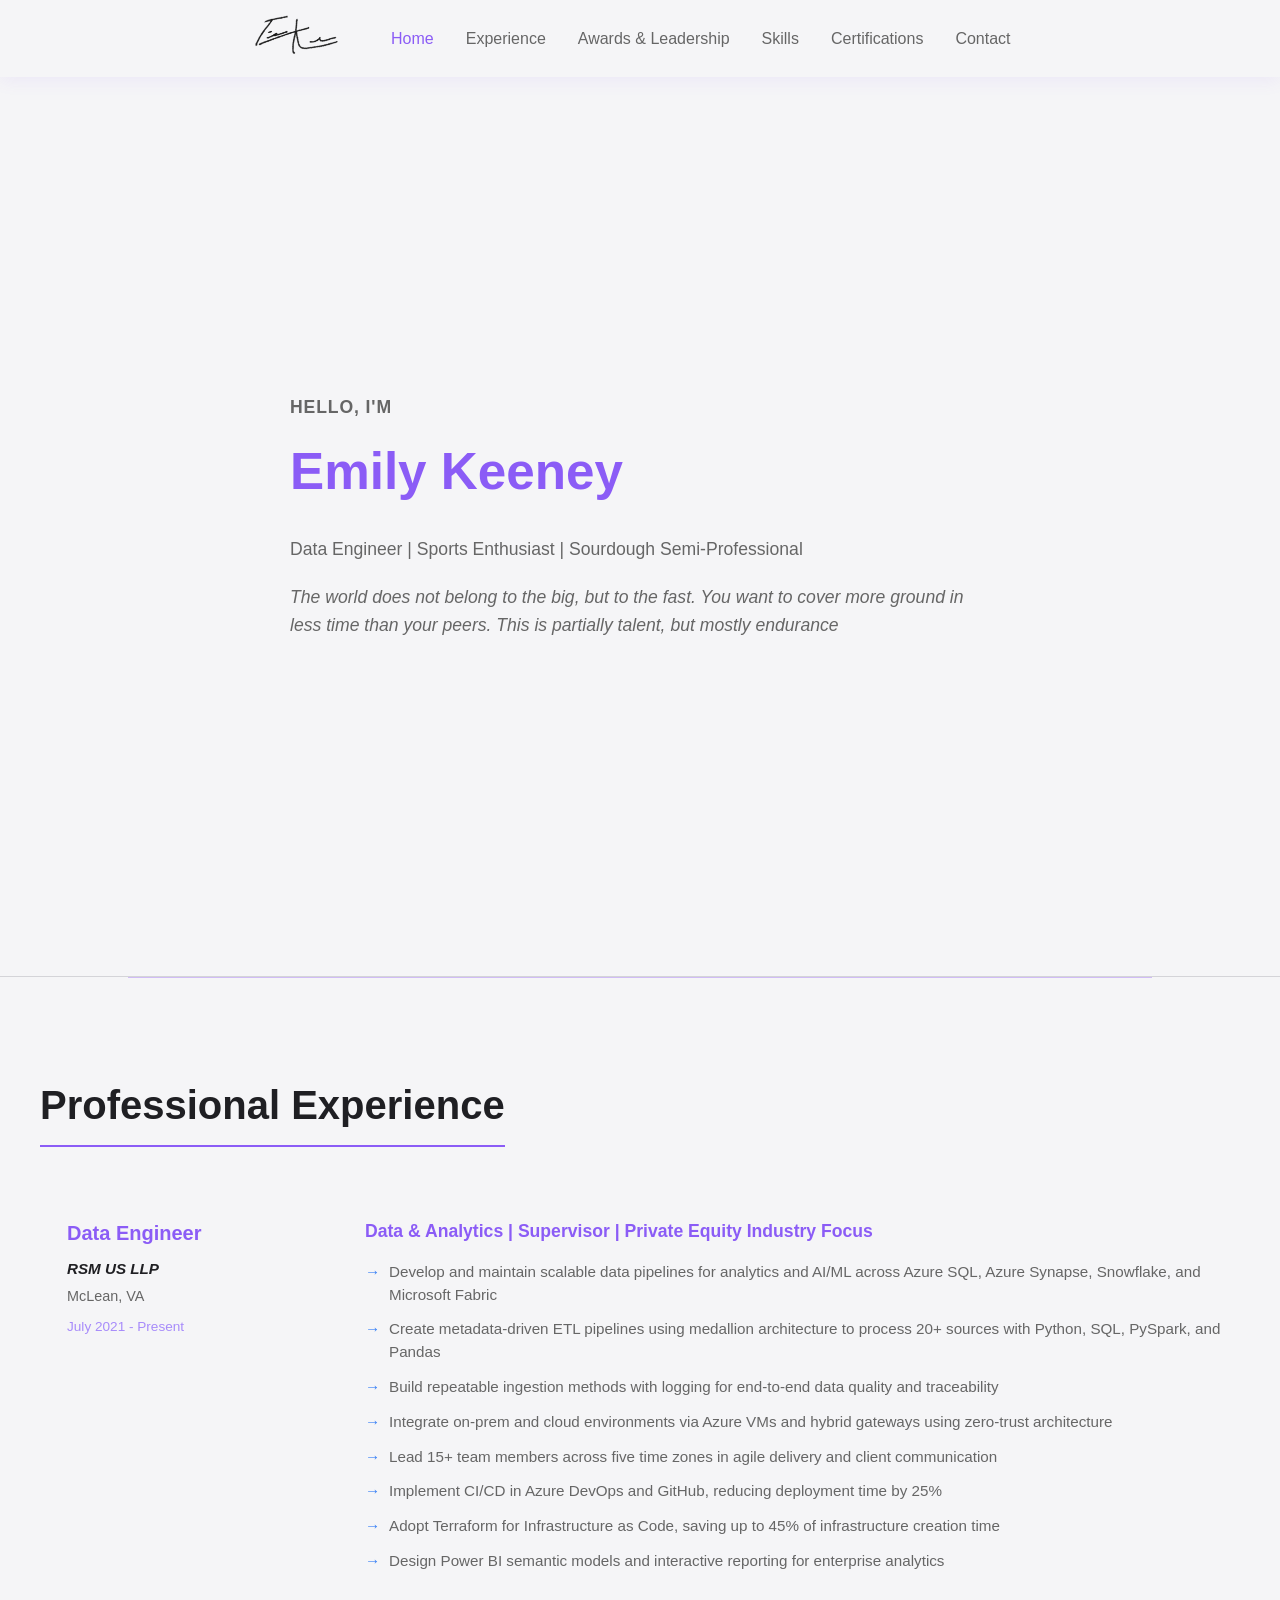
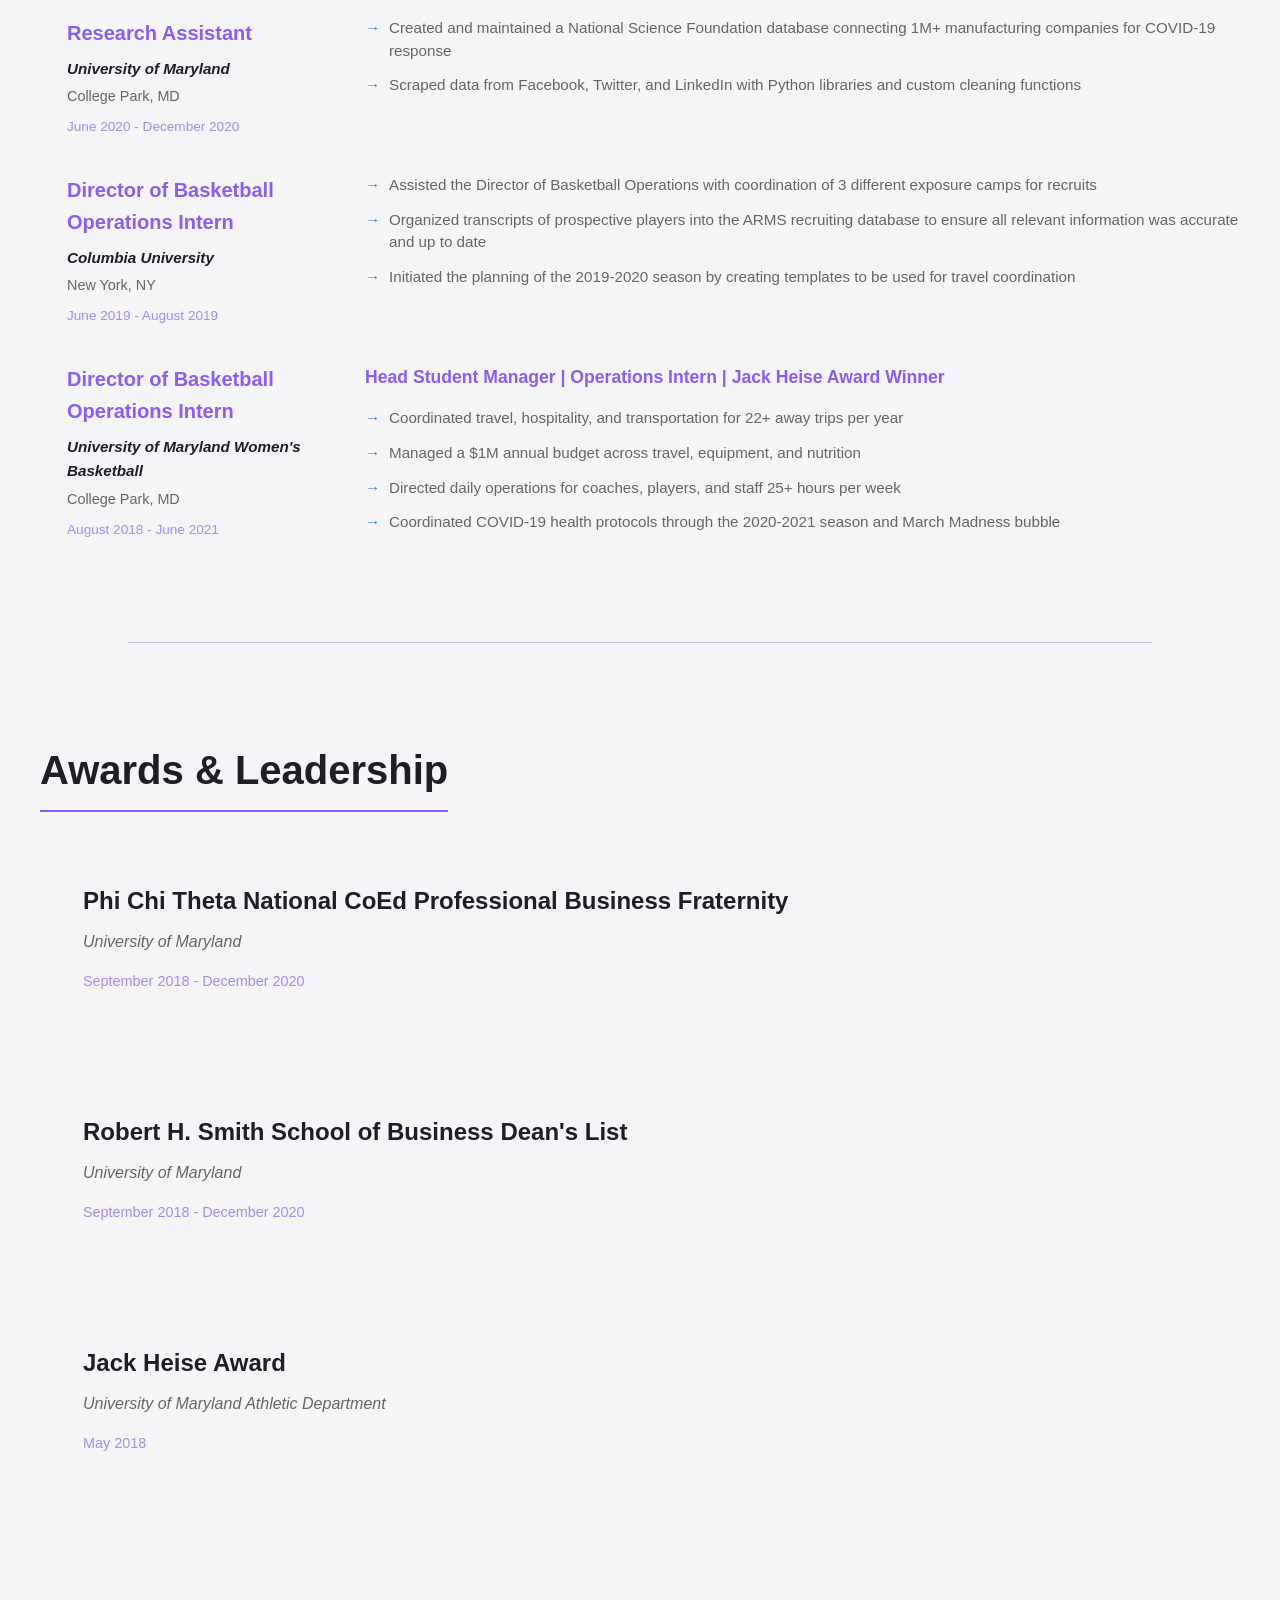
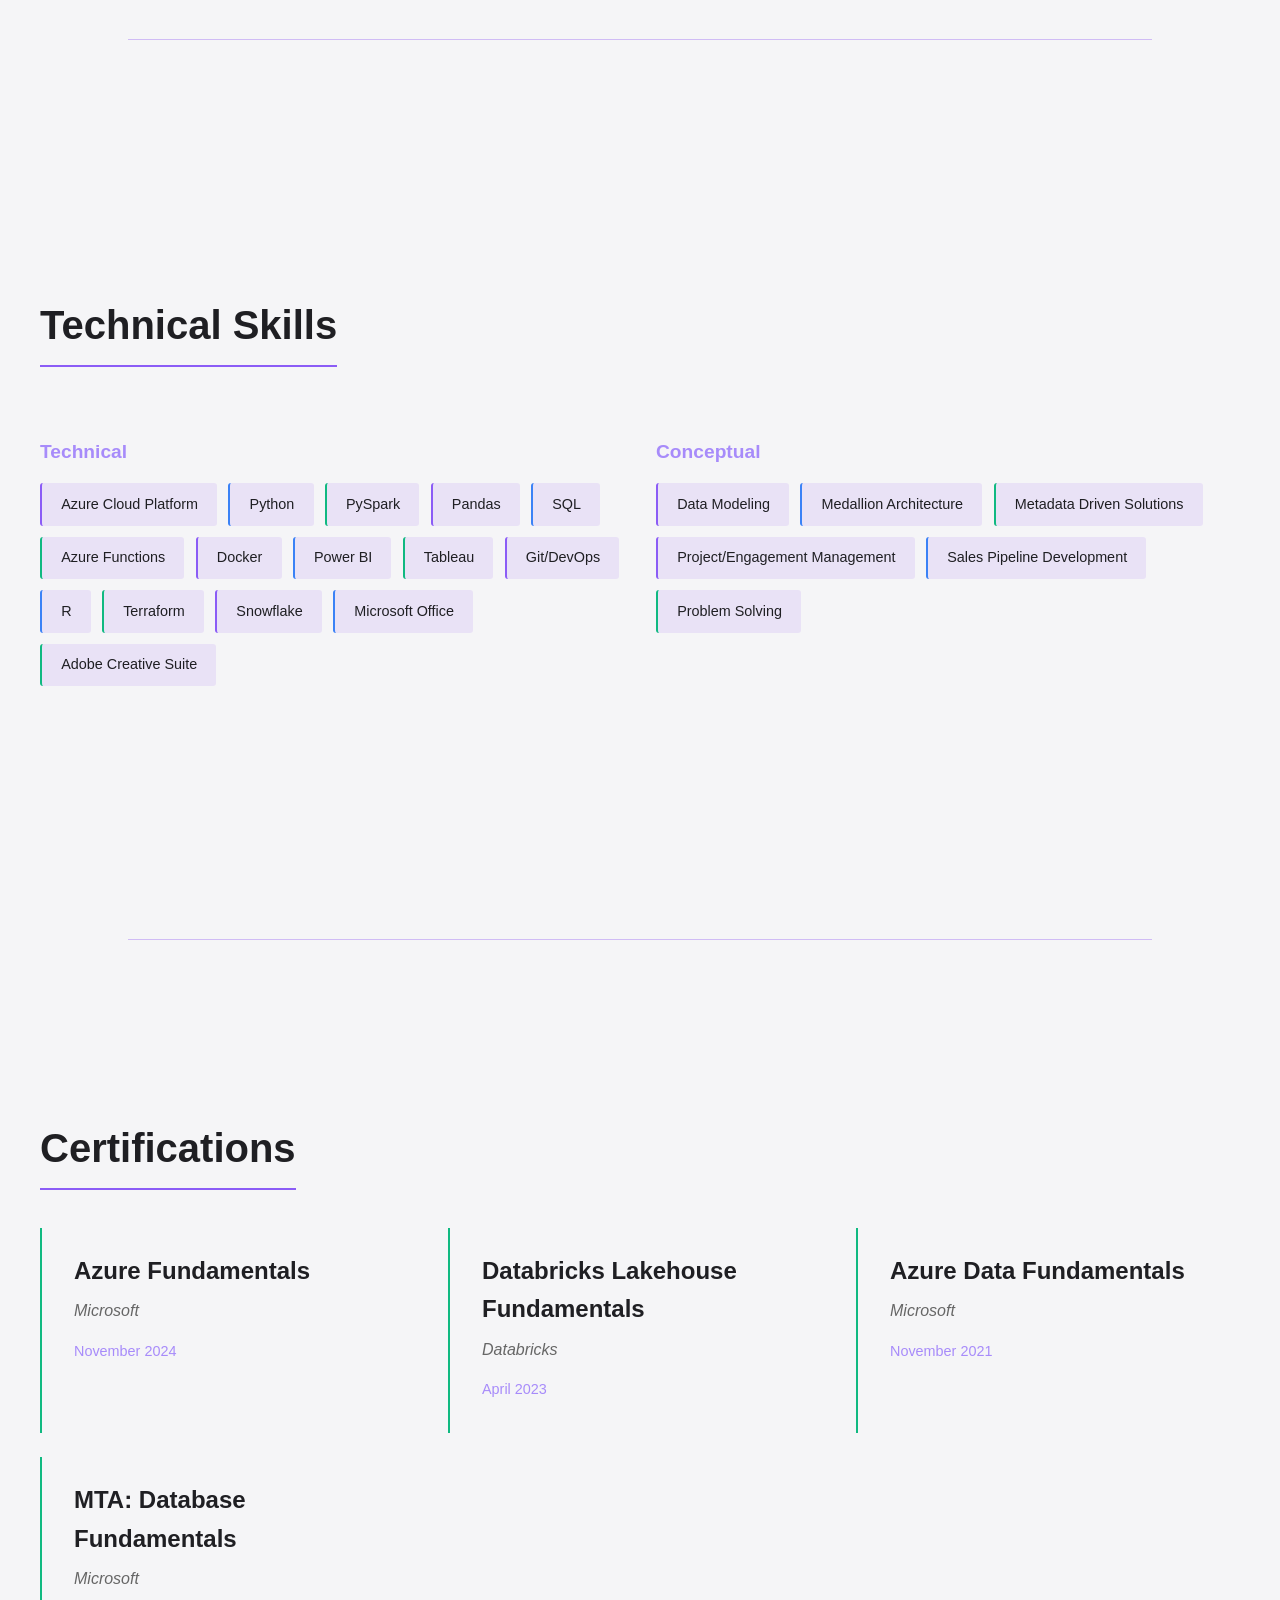
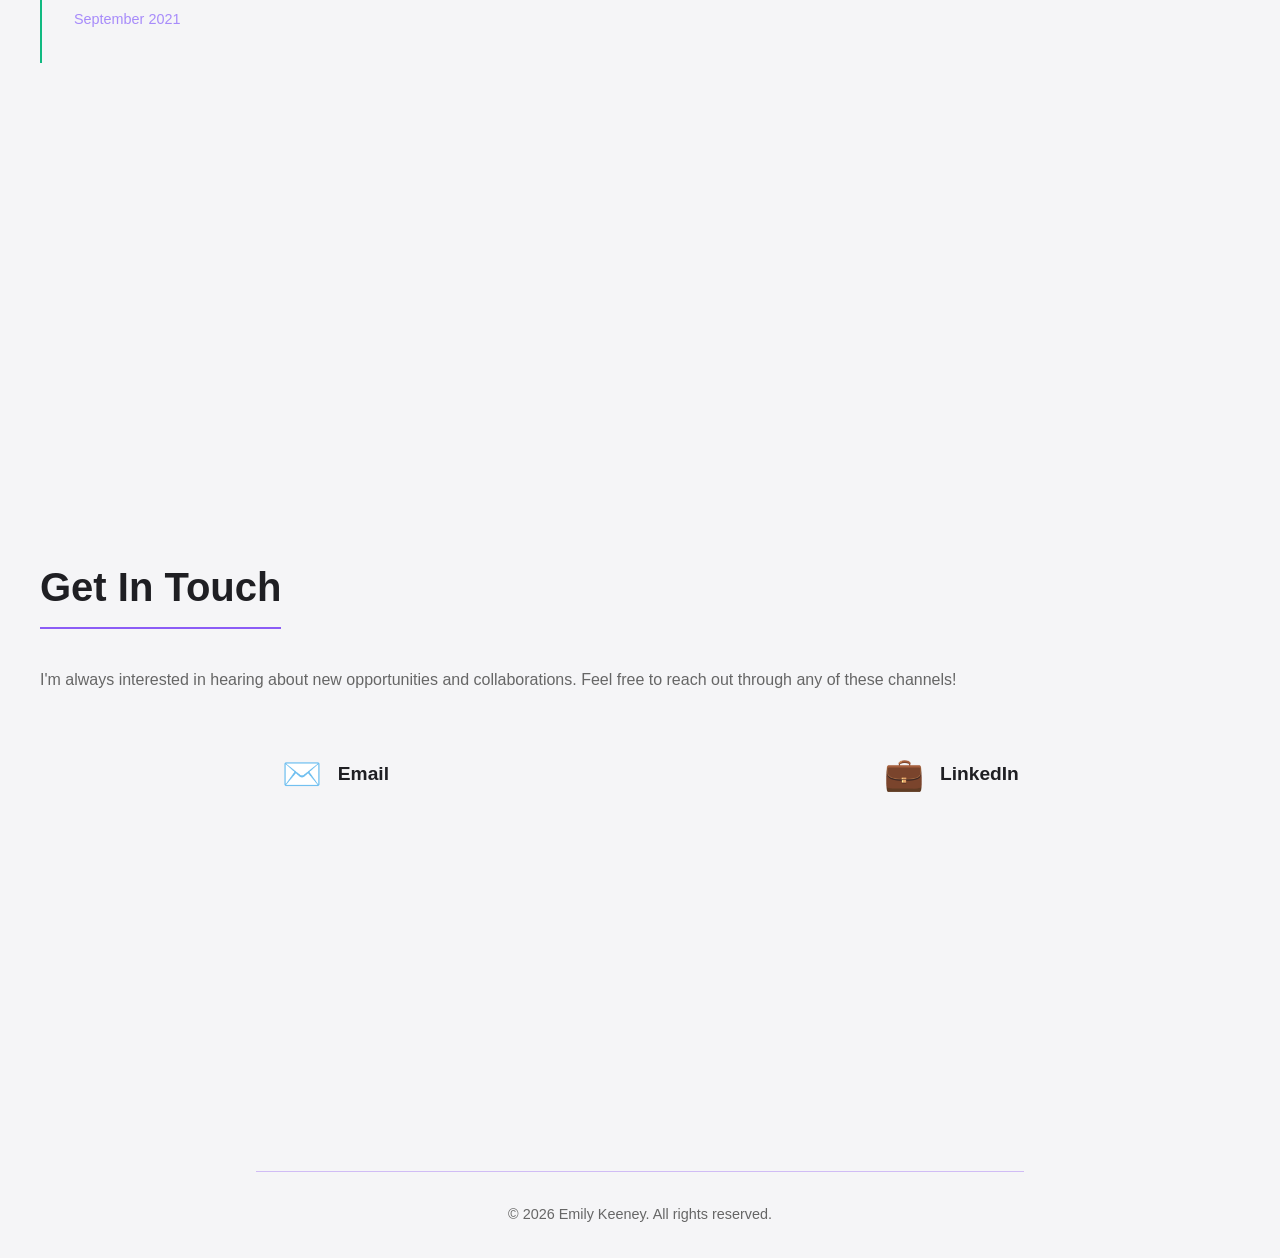
<file: index.html>
<!DOCTYPE HTML>
<html lang="en">
	<head>
		<meta charset="utf-8" />
		<meta name="viewport" content="width=device-width, initial-scale=1" />
		<title>Emily Keeney</title>
		<meta name="description" content="Emily Keeney is a Data Engineer at RSM US LLP specializing in analytics, data pipelines, and cloud platforms including Azure, Synapse, Snowflake, and Microsoft Fabric." />
		<link rel="canonical" href="https://ekeeney.github.io/" />
		<meta name="theme-color" content="#8b5cf6" />
		
		<!-- Preload critical assets -->
		<link rel="preload" href="assets/css/custom.css" as="style" />
		<link rel="preload" href="assets/signature.png" as="image" />
		
		<!-- Favicon -->
		<link rel="icon" href="assets/favicon.png" type="image/png" />
		<link rel="apple-touch-icon" href="assets/favicon.png" />
		
		<!-- Open Graph -->
		<meta property="og:title" content="Emily Keeney" />
		<meta property="og:description" content="Data Engineer at RSM US LLP specializing in analytics, data pipelines, and cloud platforms." />
		<meta property="og:type" content="website" />
		<meta property="og:url" content="https://ekeeney.github.io/" />
		<meta property="og:image" content="https://ekeeney.github.io/assets/favicon.png" />
		
		<!-- Twitter Card -->
		<meta name="twitter:card" content="summary" />
		<meta name="twitter:title" content="Emily Keeney" />
		<meta name="twitter:description" content="Data Engineer specializing in analytics, data pipelines, and cloud platforms." />
		<meta name="twitter:image" content="https://ekeeney.github.io/assets/favicon.png" />
		
		<!-- Stylesheet -->
		<link rel="stylesheet" href="assets/css/custom.css" />
		
		<!-- Structured Data for SEO -->
		<script type="application/ld+json">
		{
			"@context": "https://schema.org",
			"@type": "Person",
			"name": "Emily Keeney",
			"jobTitle": "Data Engineer",
			"worksFor": {
				"@type": "Organization",
				"name": "RSM US LLP"
			},
			"url": "https://ekeeney.github.io",
			"sameAs": [
				"https://www.linkedin.com/in/emily-keeney/"
			],
			"knowsAbout": [
				"Data Engineering",
				"Azure",
				"Synapse",
				"Snowflake",
				"Microsoft Fabric",
				"Python",
				"SQL",
				"ETL"
			]
		}
		</script>
	</head>
	<body>
		
		<nav role="navigation" aria-label="Main navigation">
		<a href="media.html"><img src="assets/signature.png" alt="Emily Keeney Signature" class="nav-signature" loading="eager" width="120" height="45"></a>
		<ul>
			<li><a href="#hero">Home</a></li>
			<li><a href="#experience">Experience</a></li>
			<li><a href="#awards">Awards & Leadership</a></li>
			<li><a href="#skills">Skills</a></li>
			<li><a href="#certifications">Certifications</a></li>
			<li><a href="#contact">Contact</a></li>
		</ul>
	</nav>

		<!-- Hero Section -->
		<section id="hero">
			<div class="container hero-content">
				<p class="subtitle">Hello, I'm</p>
				<h1><a href="#contact">Emily Keeney</a></h1>
				<p>Data Engineer | Sports Enthusiast | Sourdough Semi-Professional</p>
			<p id="quote-container"><em></em></p>
			</div>
		</section>

		<!-- Experience Section -->
		<section id="experience">
			<div class="container">
				<h2>Professional Experience</h2>
				
				<div class="experience-list">
					<div class="experience-item">
						<div class="experience-meta">
							<h3>Data Engineer</h3>
							<p class="company">RSM US LLP</p>
							<p class="location">McLean, VA</p>
							<p class="date">July 2021 - Present</p>
						</div>
						<div class="experience-description">
							<p class="role">Data &amp; Analytics | Supervisor | Private Equity Industry Focus</p>
							<ul class="details">
								<li>Develop and maintain scalable data pipelines for analytics and AI/ML across Azure SQL, Azure Synapse, Snowflake, and Microsoft Fabric</li>
								<li>Create metadata-driven ETL pipelines using medallion architecture to process 20+ sources with Python, SQL, PySpark, and Pandas</li>
								<li>Build repeatable ingestion methods with logging for end-to-end data quality and traceability</li>
								<li>Integrate on-prem and cloud environments via Azure VMs and hybrid gateways using zero-trust architecture</li>
								<li>Lead 15+ team members across five time zones in agile delivery and client communication</li>
								<li>Implement CI/CD in Azure DevOps and GitHub, reducing deployment time by 25%</li>
								<li>Adopt Terraform for Infrastructure as Code, saving up to 45% of infrastructure creation time</li>
								<li>Design Power BI semantic models and interactive reporting for enterprise analytics</li>
							</ul>
						</div>
					</div>

					<div class="experience-item">
						<div class="experience-meta">
							<h3>Research Assistant</h3>
							<p class="company">University of Maryland</p>
							<p class="location">College Park, MD</p>
							<p class="date">June 2020 - December 2020</p>
						</div>
						<div class="experience-description">
							<ul class="details">
								<li>Created and maintained a National Science Foundation database connecting 1M+ manufacturing companies for COVID-19 response</li>
								<li>Scraped data from Facebook, Twitter, and LinkedIn with Python libraries and custom cleaning functions</li>
							</ul>
						</div>
					</div>

				<div class="experience-item">
						<div class="experience-meta">
							<h3>Director of Basketball Operations Intern</h3>
							<p class="company">Columbia University</p>
							<p class="location">New York, NY</p>
							<p class="date">June 2019 - August 2019</p>
						</div>
						<div class="experience-description">
							<ul class="details">
								<li>Assisted the Director of Basketball Operations with coordination of 3 different exposure camps for recruits</li>
								<li>Organized transcripts of prospective players into the ARMS recruiting database to ensure all relevant information was accurate and up to date</li>
								<li>Initiated the planning of the 2019-2020 season by creating templates to be used for travel coordination</li>
							</ul>
						</div>
					</div>

					<div class="experience-item">
						<div class="experience-meta">
							<h3>Director of Basketball Operations Intern </h3>
							<p class="company">University of Maryland Women's Basketball</p>
							<p class="location">College Park, MD</p>
							<p class="date">August 2018 - June 2021</p>
						</div>
						<div class="experience-description">
							<p class="role">Head Student Manager | Operations Intern | Jack Heise Award Winner</p>
							<ul class="details">
								<li>Coordinated travel, hospitality, and transportation for 22+ away trips per year</li>
								<li>Managed a $1M annual budget across travel, equipment, and nutrition</li>
								<li>Directed daily operations for coaches, players, and staff 25+ hours per week</li>
								<li>Coordinated COVID-19 health protocols through the 2020-2021 season and March Madness bubble</li>
							</ul>
						</div>
					</div>
				</div>
			</div>
		</section>

		<!-- Awards and Leadership Section -->
		<section id="awards">
			<div class="container">
				<h2>Awards & Leadership</h2>
				
				<div class="card">
					<div class="card-content">
						<h3>Phi Chi Theta National CoEd Professional Business Fraternity</h3>
						<p class="organization">University of Maryland</p>
						<p class="date">September 2018 - December 2020</p>
					</div>
				</div>

				<div class="card">
					<div class="card-content">
						<h3>Robert H. Smith School of Business Dean's List</h3>
						<p class="organization">University of Maryland</p>
						<p class="date">September 2018 - December 2020</p>
					</div>
				</div>

				<a href="https://static.umterps.com/custompages/terpawards/2019/heise-award.html" target="_blank" rel="noopener" class="card card-link">
					<div class="card-content">
						<h3>Jack Heise Award</h3>
						<p class="organization">University of Maryland Athletic Department</p>
						<p class="date">May 2018</p>
					</div>
				</a>
			</div>
		</section>

		<!-- Skills Section -->
		<section id="skills">
			<div class="container">
				<h2>Technical Skills</h2>
				<div class="skills-grid">
					<div class="skill-category">
						<h4>Technical</h4>
						<div class="skill-tags">
							<span class="skill-tag">Azure Cloud Platform</span>
							<span class="skill-tag">Python</span>
							<span class="skill-tag">PySpark</span>
							<span class="skill-tag">Pandas</span>
							<span class="skill-tag">SQL</span>
							<span class="skill-tag">Azure Functions</span>
							<span class="skill-tag">Docker</span>
							<span class="skill-tag">Power BI</span>
							<span class="skill-tag">Tableau</span>
							<span class="skill-tag">Git/DevOps</span>
							<span class="skill-tag">R</span>
							<span class="skill-tag">Terraform</span>
							<span class="skill-tag">Snowflake</span>
							<span class="skill-tag">Microsoft Office</span>
							<span class="skill-tag">Adobe Creative Suite</span>
						</div>
					</div>

					<div class="skill-category">
						<h4>Conceptual</h4>
						<div class="skill-tags">
							<span class="skill-tag">Data Modeling</span>
							<span class="skill-tag">Medallion Architecture</span>
							<span class="skill-tag">Metadata Driven Solutions</span>
							<span class="skill-tag">Project/Engagement Management</span>
							<span class="skill-tag">Sales Pipeline Development</span>
							<span class="skill-tag">Problem Solving</span>
						</div>
					</div>
				</div>
			</div>
		</section>

		<!-- Certifications Section -->
		<section id="certifications">
			<div class="container">
				<h2>Certifications</h2>
				
				<div class="cert-grid">
					<div class="cert-item">
						<h3>Azure Fundamentals</h3>
						<p class="organization">Microsoft</p>
						<p class="date">November 2024</p>
					</div>

					<div class="cert-item">
						<h3>Databricks Lakehouse Fundamentals</h3>
						<p class="organization">Databricks</p>
						<p class="date">April 2023</p>
					</div>

					<div class="cert-item">
						<h3>Azure Data Fundamentals</h3>
						<p class="organization">Microsoft</p>
						<p class="date">November 2021</p>
					</div>

					<div class="cert-item">
						<h3>MTA: Database Fundamentals</h3>
						<p class="organization">Microsoft</p>
						<p class="date">September 2021</p>
					</div>
				</div>
			</div>
		</section>

		<!-- Contact Section -->
		<section id="contact">
			<div class="container">
				<h2>Get In Touch</h2>
				<p class="section-intro">
					I'm always interested in hearing about new opportunities and collaborations. 
					Feel free to reach out through any of these channels!
				</p>
				
				<div class="contact-grid">
				<a href="mailto:ekeeney10@gmail.com" class="contact-item" target="_blank" rel="noopener">
					<div class="contact-icon">✉️</div>
					<div>
						<h4>Email</h4>
					</div>
				</a>

				<a href="https://www.linkedin.com/in/emily-keeney/" class="contact-item" target="_blank" rel="noopener">
					<div class="contact-icon">💼</div>
					<div>
						<h4>LinkedIn</h4>
					</div>
				</a>
			</div>
		</div>
	</section>

	<!-- Footer -->
	<!-- Footer -->
	<footer>
		<div class="container">
			<p>&copy; 2026 Emily Keeney. All rights reserved.</p>
		</div>
	</footer>

	<!-- JavaScript for Smooth Scrolling and Progress Bar -->
	<script>
		// Quote rotation - inline
		const quotes = [
			"The world does not belong to the big, but to the fast. You want to cover more ground in less time than your peers. This is partially talent, but mostly endurance",
			"Nobody cares how much you know, until they know how much you care."
		];

		const quoteContainer = document.getElementById('quote-container');
		if (quoteContainer && quoteContainer.querySelector('em')) {
			const randomQuote = quotes[Math.floor(Math.random() * quotes.length)];
			quoteContainer.querySelector('em').textContent = randomQuote;
		}
	</script>
	<script src="assets/js/portfolio.js" defer></script>
</body>
</html>
</file>
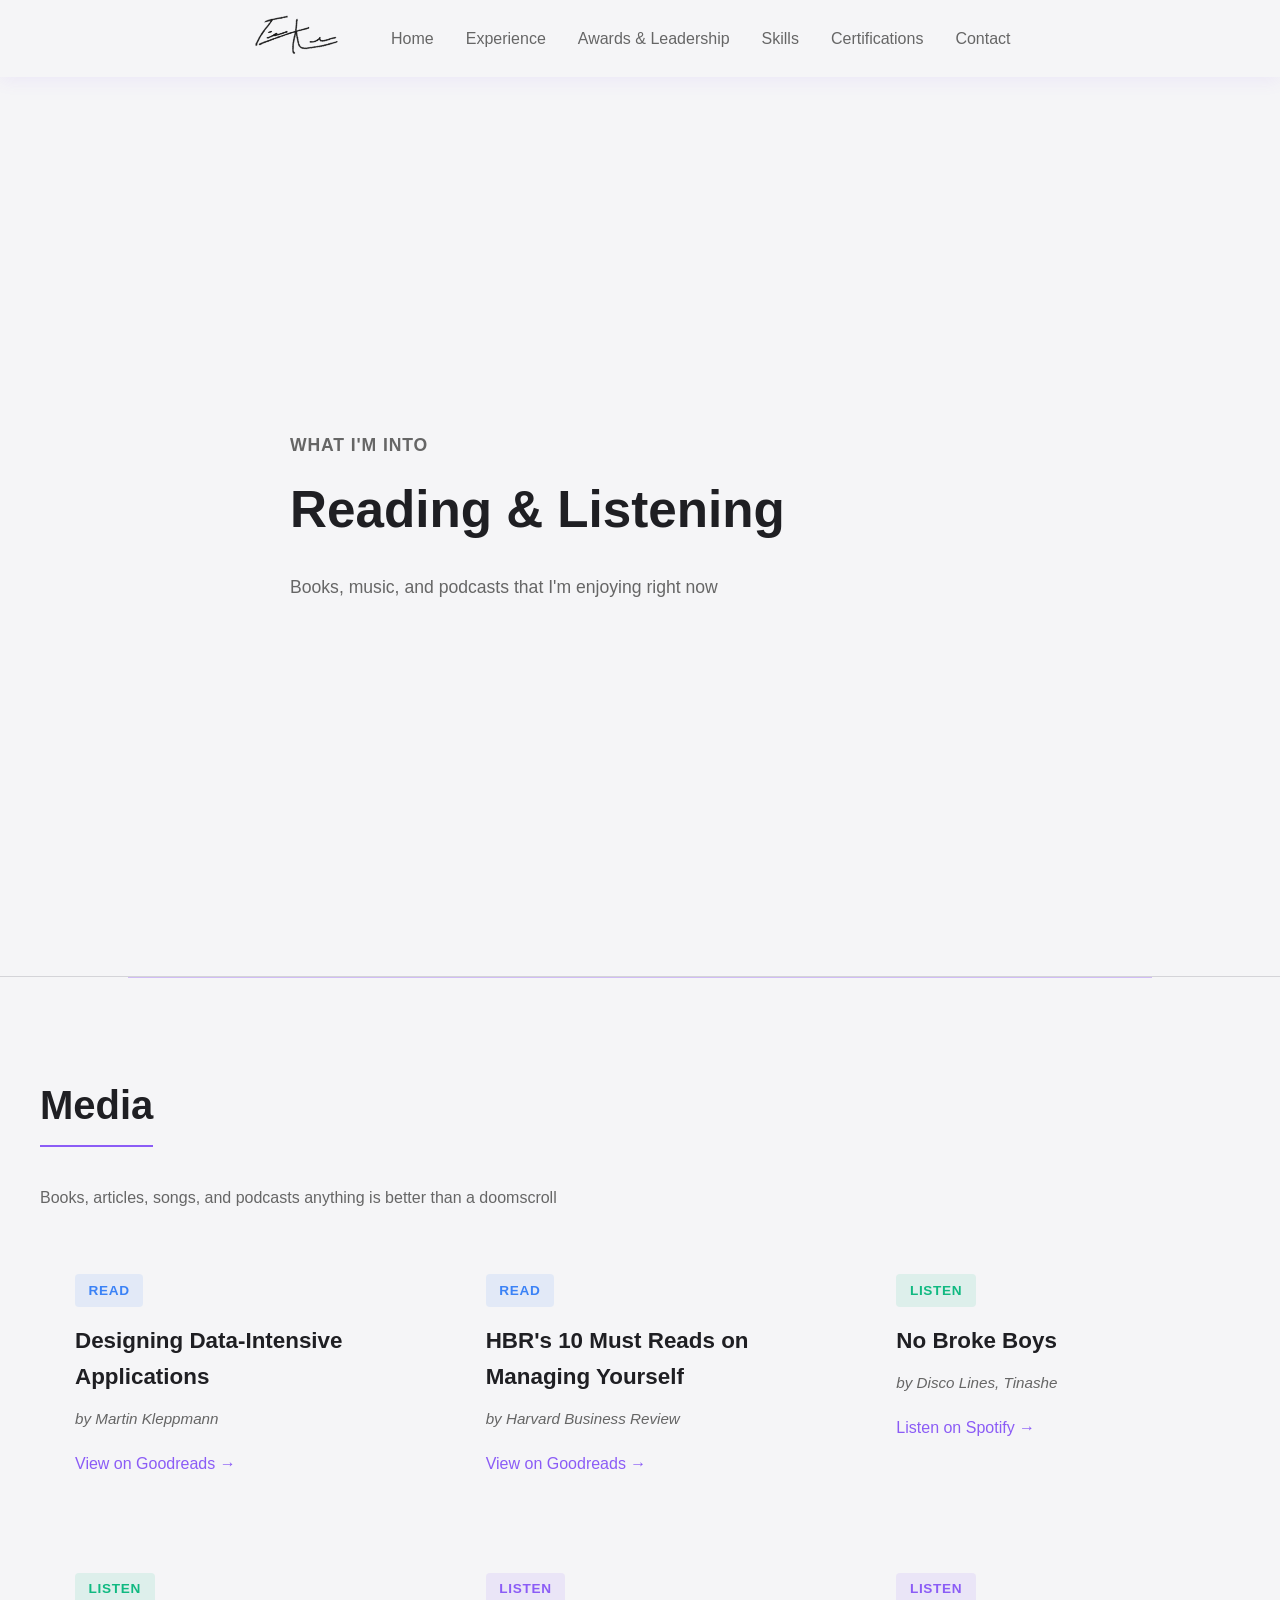
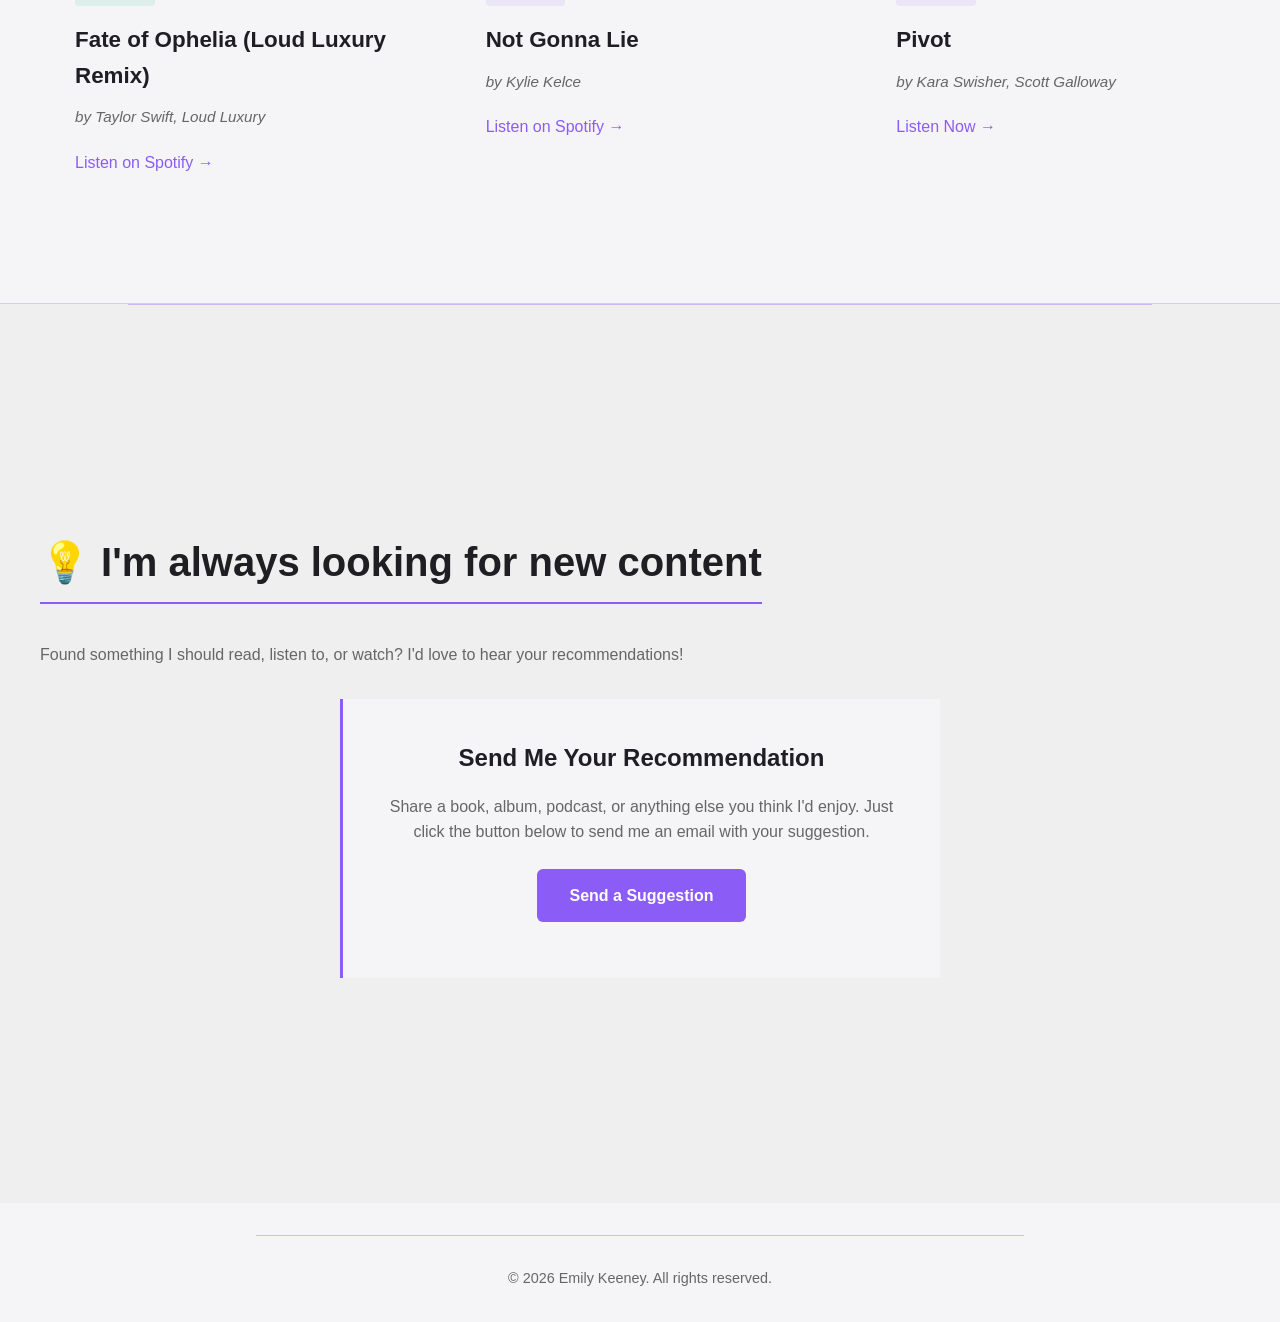
<file: media.html>
<!DOCTYPE HTML>
<html lang="en">
	<head>
		<meta charset="utf-8" />
		<meta name="viewport" content="width=device-width, initial-scale=1" />
		<title>Reading & Listening - Emily Keeney</title>
		<meta name="description" content="Books, music, and podcasts currently inspiring Emily Keeney. Share your recommendations for what I should read, watch, or listen to next." />
		<link rel="canonical" href="https://ekeeney.github.io/media" />
		<meta name="theme-color" content="#8b5cf6" />
		<link rel="preload" href="assets/css/custom.css" as="style" />
		<link rel="preload" href="assets/signature.png" as="image" />
		<link rel="icon" href="assets/favicon.png" type="image/png" />
		<link rel="apple-touch-icon" href="assets/favicon.png" />
		<meta property="og:title" content="Reading & Listening - Emily Keeney" />
		<meta property="og:description" content="Books, music, and podcasts currently inspiring Emily Keeney." />
		<meta property="og:type" content="website" />
		<meta property="og:url" content="https://ekeeney.github.io/media" />
		<meta property="og:image" content="https://ekeeney.github.io/assets/favicon.png" />
		<meta name="twitter:card" content="summary" />
		<meta name="twitter:title" content="Reading & Listening - Emily Keeney" />
		<meta name="twitter:description" content="Books, music, and podcasts currently inspiring Emily Keeney." />
		<meta name="twitter:image" content="https://ekeeney.github.io/assets/favicon.png" />
		<link rel="stylesheet" href="assets/css/custom.css" />
	</head>
	<body>
		<nav role="navigation" aria-label="Main navigation">
		<a href="media.html"><img src="assets/signature.png" alt="Emily Keeney Signature" class="nav-signature" loading="eager" width="120" height="45"></a>
			<ul>
				<li><a href="index.html">Home</a></li>
				<li><a href="index.html#experience">Experience</a></li>
				<li><a href="index.html#awards">Awards & Leadership</a></li>
				<li><a href="index.html#skills">Skills</a></li>
				<li><a href="index.html#certifications">Certifications</a></li>
				<li><a href="index.html#contact">Contact</a></li>
			</ul>
		</nav>

		<section id="hero">
			<div class="container hero-content">
				<p class="subtitle">What I'm Into</p>
				<h1>Reading & Listening</h1>
				<p>Books, music, and podcasts that I'm enjoying right now</p>
			</div>
		</section>

		<section id="media-items">
			<div class="container">
				<h2>Media</h2>
				<p class="section-intro">Books, articles, songs, and podcasts anything is better than a doomscroll</p>
				<div class="media-grid">
					<div class="media-item">
						<div class="media-meta"><span class="media-type">Read</span></div>
						<h3>Designing Data-Intensive Applications</h3>
						<p class="media-author">by Martin Kleppmann</p>
						<a href="https://www.goodreads.com/book/show/23463279-designing-data-intensive-applications" class="media-link" target="_blank" rel="noopener">View on Goodreads →</a>
					</div>
					<div class="media-item">
						<div class="media-meta"><span class="media-type">Read</span></div>
						<h3>HBR's 10 Must Reads on Managing Yourself</h3>
						<p class="media-author">by Harvard Business Review</p>
						<a href="https://www.goodreads.com/book/show/8308501" class="media-link" target="_blank" rel="noopener">View on Goodreads →</a>
					</div>
					<div class="media-item">
						<div class="media-meta"><span class="media-type music-type">Listen</span></div>
						<h3>No Broke Boys</h3>
						<p class="media-author">by Disco Lines, Tinashe</p>
						<a href="https://open.spotify.com/track/3cZajhyr8LmtPfHZ9296tj?si=968752f881604520" class="media-link" target="_blank" rel="noopener">Listen on Spotify →</a>
					</div>
					<div class="media-item">
						<div class="media-meta"><span class="media-type music-type">Listen</span></div>
						<h3>Fate of Ophelia (Loud Luxury Remix)</h3>
						<p class="media-author">by Taylor Swift, Loud Luxury</p>
						<a href="https://open.spotify.com/track/6PlBKImSl4AZoxBU7F649D?si=63251513293b4395" class="media-link" target="_blank" rel="noopener">Listen on Spotify →</a>
					</div>
					<div class="media-item">
						<div class="media-meta"><span class="media-type podcast-type">Listen</span></div>
						<h3>Not Gonna Lie</h3>
						<p class="media-author">by Kylie Kelce</p>
						<a href="https://open.spotify.com/show/0RgXbSGGmwpzAyeLHbDqUD" class="media-link">Listen on Spotify →</a>
					</div>
					<div class="media-item">
						<div class="media-meta"><span class="media-type podcast-type">Listen</span></div>
						<h3>Pivot</h3>
						<p class="media-author">by Kara Swisher, Scott Galloway</p>
						<a href="https://open.spotify.com/show/4MU3RFGELZxPT9XHVwTNPR" class="media-link">Listen Now →</a>
					</div>
				</div>
			</div>
		</section>

		<section id="suggestions">
			<div class="container">
				<h2>💡 I'm always looking for new content</h2>
				<p class="section-intro">Found something I should read, listen to, or watch? I'd love to hear your recommendations!</p>
				<div class="suggestion-box">
					<h3>Send Me Your Recommendation</h3>
					<p>Share a book, album, podcast, or anything else you think I'd enjoy. Just click the button below to send me an email with your suggestion.</p>
					<a href="mailto:ekeeney10@gmail.com?subject=Media%20Suggestion&body=Hi%20Emily,%0A%0AI%20wanted%20to%20recommend:%0A%0ATitle:%20%0AType:%20(Book/Music/Podcast/Other)%0AWhy%20you'll%20love%20it:%20%0A%0A" class="suggestion-btn">Send a Suggestion</a>
				</div>
			</div>
		</section>

		<footer>
			<div class="container">
				<p>&copy; 2026 Emily Keeney. All rights reserved.</p>
			</div>
		</footer>

		<script src="assets/js/portfolio.js" defer></script>
	</body>
</html>
</file>
<file: assets/css/custom.css>
/* 
 * Emily Keeney Portfolio - Custom Light Grey Theme
 * Modern, responsive portfolio design
 */

/* CSS Variables for Light Grey Theme */
:root {
	--bg-primary: #f5f5f7;
	--bg-secondary: #efefef;
	--bg-tertiary: #e8e8eb;
	--text-primary: #1f1f23;
	--text-secondary: #666666;
	--accent-primary: #8b5cf6;
	--accent-secondary: #a78bfa;
	--accent-tertiary: #9f7aea;
	--accent-blue: #3b82f6;
	--accent-green: #10b981;
	--accent-glow: rgba(139, 92, 246, 0.1);
	--border-color: #d4d4d8;
}

/* Reset and Base Styles */
* {
	margin: 0;
	padding: 0;
	box-sizing: border-box;
}

html {
	scroll-behavior: smooth;
}

body {
	font-family: -apple-system, BlinkMacSystemFont, 'Segoe UI', Roboto, Oxygen, Ubuntu, Cantarell, sans-serif;
	background: var(--bg-primary);
	color: var(--text-primary);
	line-height: 1.6;
	overflow-x: hidden;
}

/* Accessibility - Skip Link */
.skip-link {
	position: absolute;
	top: -40px;
	left: 0;
	background: var(--accent-primary);
	color: white;
	padding: 0.75rem 1.5rem;
	text-decoration: none;
	font-weight: 600;
	z-index: 10000;
	border-radius: 0 0 4px 0;
}

.skip-link:focus {
	top: 0;
}

/* Focus Styles for Accessibility */
a:focus-visible,
button:focus-visible {
	outline: 3px solid var(--accent-primary);
	outline-offset: 2px;
	border-radius: 2px;
}

/* Navigation */
nav {
	position: sticky;
	top: 0;
	width: 100%;
	background: rgba(245, 245, 247, 0.95);
	backdrop-filter: blur(10px);
	z-index: 1000;
	border-radius: 0;
	box-shadow: 0 4px 16px rgba(139, 92, 246, 0.08);
	display: flex;
	align-items: center;
	justify-content: center;
	gap: 2rem;
	padding: 0.75rem 2rem;
	flex-wrap: wrap;
}

.nav-signature {
	height: 45px;
	width: auto;
	opacity: 0.9;
	transition: opacity 0.3s ease;
	flex-shrink: 0;
}

.nav-signature:hover {
	opacity: 1;
}

nav ul {
	display: flex;
	justify-content: center;
	list-style: none;
	padding: 0;
	margin: 0;
	gap: 0;
	flex-wrap: wrap;
}

nav ul li {
	margin: 0.5rem 1rem;
}

nav ul li a {
	color: var(--text-secondary);
	text-decoration: none;
	font-weight: 500;
	transition: all 0.3s ease;
	padding: 0.5rem 0;
}

nav ul li a:hover,
nav ul li a.active {
	color: var(--accent-primary);
}

/* Removed animated underline */

/* Section Styling */
section {
	min-height: 100vh;
	padding: 6rem 2rem;
	display: flex;
	flex-direction: column;
	justify-content: center;
	position: relative;
}

section:not(#hero):not(#contact)::before {
	content: '';
	position: absolute;
	top: 0;
	left: 50%;
	transform: translateX(-50%);
	width: 80%;
	height: 1px;
	background: rgba(124, 58, 237, 0.3);
}

.container {
	max-width: 1200px;
	margin: 0 auto;
	width: 100%;
}

/* Typography */
h1 {
	font-size: 3.5rem;
	font-weight: 700;
	margin-bottom: 1rem;
	color: var(--accent-primary);
}

h1 a {
	color: inherit;
	text-decoration: none;
	transition: opacity 0.3s ease;
}

h1 a:hover {
	opacity: 0.8;
}

h2 {
	font-size: 2.5rem;
	font-weight: 700;
	margin-bottom: 3rem;
	color: var(--text-primary);
	position: relative;
	display: inline-block;
}

h2::after {
	content: '';
	position: absolute;
	bottom: -10px;
	left: 0;
	width: 100%;
	height: 2px;
	background: var(--accent-primary);
	border-radius: 0;
}

h3 {
	font-size: 1.5rem;
	color: var(--text-primary);
	margin-bottom: 0.5rem;
}

h4 {
	font-size: 1.2rem;
	color: var(--accent-secondary);
	margin-bottom: 0.5rem;
}

/* Hero Section */
#hero {
	background: var(--bg-primary);
	position: relative;
	overflow: hidden;
	padding: 8rem 0;
	border-bottom: 1px solid var(--border-color);
}

.hero-content {
	position: relative;
	z-index: 1;
	max-width: 700px;
}

.hero-content p {
	font-size: 1.1rem;
	color: var(--text-secondary);
	margin-bottom: 1.25rem;
	line-height: 1.6;
}

.subtitle {
	font-size: 0.95rem;
	color: var(--accent-primary);
	margin-bottom: 1rem;
	font-weight: 600;
	letter-spacing: 0.05em;
	text-transform: uppercase;
}

#hero h1 {
	font-size: 3.2rem;
	font-weight: 700;
	margin-bottom: 2rem;
	color: var(--text-primary);
	line-height: 1.2;
}

#hero h1 a {
	color: var(--accent-primary);
	text-decoration: none;
	transition: opacity 0.3s ease;
}

#hero h1 a:hover {
	opacity: 0.8;
}

/* Experience Styling */
.experience-list {
	display: flex;
	flex-direction: column;
	gap: 2rem;
	margin-top: 2rem;
}

.experience-item {
	display: grid;
	grid-template-columns: 250px 1fr;
	gap: 3rem;
	align-items: start;
	border-left: 3px solid transparent;
	padding-left: 1.5rem;
	transition: all 0.3s ease;
}

.experience-item:hover {
	border-left-color: #0080D0;
	background: rgba(0, 128, 208, 0.04);
	padding-left: 2rem;
}

/* Company-specific hover effects */
#experience .experience-item:nth-child(1):hover {
	border-left-color: #0080D0;
	background: rgba(0, 128, 208, 0.04);
}

#experience .experience-item:nth-child(1):hover .experience-meta h3,
#experience .experience-item:nth-child(1):hover .experience-meta .company {
	color: #0080D0;
}

#experience .experience-item:nth-child(1):hover .experience-meta .date {
	color: #2BA84E;
}

#experience .experience-item:nth-child(1):hover .experience-description .role {
	color: #0080D0;
}

#experience .experience-item:nth-child(1):hover .experience-description .details li {
	color: #0080D0;
}

#experience .experience-item:nth-child(2):hover {
	border-left-color: #CC0000;
	background: rgba(204, 0, 0, 0.04);
}

#experience .experience-item:nth-child(2):hover .experience-meta h3,
#experience .experience-item:nth-child(2):hover .experience-meta .company {
	color: #CC0000;
}

#experience .experience-item:nth-child(2):hover .experience-meta .date {
	color: #000000;
}

#experience .experience-item:nth-child(2):hover .experience-description .role {
	color: #CC0000;
}

#experience .experience-item:nth-child(2):hover .experience-description .details li {
	color: #CC0000;
}

#experience .experience-item:nth-child(3):hover {
	border-left-color: #5B84B1;
	background: rgba(91, 132, 177, 0.04);
}

#experience .experience-item:nth-child(3):hover .experience-meta h3,
#experience .experience-item:nth-child(3):hover .experience-meta .company {
	color: #5B84B1;
}

#experience .experience-item:nth-child(3):hover .experience-meta .date {
	color: #000000;
}

#experience .experience-item:nth-child(3):hover .experience-description .role {
	color: #5B84B1;
}

#experience .experience-item:nth-child(3):hover .experience-description .details li {
	color: #5B84B1;
}

#experience .experience-item:nth-child(4):hover {
	border-left-color: #CC0000;
	background: rgba(204, 0, 0, 0.04);
}

#experience .experience-item:nth-child(4):hover .experience-meta h3,
#experience .experience-item:nth-child(4):hover .experience-meta .company {
	color: #CC0000;
}

#experience .experience-item:nth-child(4):hover .experience-meta .date {
	color: #000000;
}

#experience .experience-item:nth-child(4):hover .experience-description .role {
	color: #CC0000;
}

#experience .experience-item:nth-child(4):hover .experience-description .details li {
	color: #CC0000;
}

.experience-meta {
	padding: 0;
	background: transparent;
}

.experience-meta h3 {
	margin: 0 0 0.5rem 0;
	font-size: 1.25rem;
	color: var(--accent-primary);
	transition: color 0.3s ease;
}

.experience-meta p {
	margin: 0.25rem 0;
	font-size: 0.95rem;
	color: var(--text-secondary);
	transition: color 0.3s ease;
}

.experience-meta .company {
	font-weight: 600;
	color: var(--text-primary);
}

.experience-meta .location {
	color: var(--text-secondary);
	font-size: 0.9rem;
}

.experience-meta .date {
	color: var(--accent-secondary);
	font-size: 0.85rem;
	margin-top: 0.5rem;
}

.experience-description {
	padding: 0;
	background: transparent;
}

.experience-description .role {
	font-size: 1.1rem;
	font-weight: 600;
	color: var(--accent-primary);
	margin-bottom: 1rem;
	transition: color 0.3s ease;
}

.timeline-description .details {
	list-style: none;
	padding: 0;
	margin: 0;
}

.experience-description .details li {
	padding-left: 1.5rem;
	margin-bottom: 0.75rem;
	position: relative;
	color: var(--text-secondary);
	font-size: 0.95rem;
	line-height: 1.5;
	transition: color 0.3s ease;
}

.experience-description .details li::before {
	content: '→';
	position: absolute;
	left: 0;
	color: var(--accent-blue);
	font-weight: bold;
}

/* Card Styling */
.card {
	background: transparent;
	border: none;
	border-left: 3px solid transparent;
	padding: 2rem;
	padding-left: 2.5rem;
	margin-bottom: 3rem;
	transition: all 0.4s cubic-bezier(0.4, 0, 0.2, 1);
	position: relative;
	word-break: break-word;
	overflow-wrap: break-word;
	word-wrap: break-word;
}

.card::before {
	content: '';
	position: absolute;
	top: 0;
	left: 0;
	width: 3px;
	height: 0;
	background: var(--accent-primary);
	transition: height 0.4s cubic-bezier(0.4, 0, 0.2, 1);
}

.card:hover {
	background: rgba(212, 212, 216, 0.3);
	padding-left: 3rem;
}

.card:hover::before {
	height: 100%;
}

/* Color variation for cards in different sections */
#experience .card::before {
	background: var(--accent-primary);
}

#awards .card:nth-child(1)::before {
	background: var(--accent-tertiary);
}

#awards .card:nth-child(2)::before {
	background: var(--accent-blue);
}

#awards .card:nth-child(3)::before {
	background: var(--accent-green);
}

.card-content {
	position: relative;
	z-index: 1;
}

.card-link {
	display: block;
	text-decoration: none;
	color: inherit;
}

.date {
	color: var(--accent-secondary);
	font-size: 0.9rem;
	font-weight: 500;
	margin-bottom: 0.5rem;
}

.company, .organization {
	color: var(--text-secondary);
	font-style: italic;
	margin-bottom: 1rem;
}

ul.details {
	list-style: none;
	padding-left: 0;
}

ul.details li {
	padding-left: 1.5rem;
	margin-bottom: 0.5rem;
	position: relative;
	color: var(--text-secondary);
}

ul.details li::before {
	content: '→';
	position: absolute;
	left: 0;
	color: var(--accent-blue);
	font-weight: bold;
}

/* Skills Grid */
.skills-grid {
	display: grid;
	grid-template-columns: repeat(auto-fit, minmax(250px, 1fr));
	gap: 2rem;
	margin-top: 2rem;
}

.skill-category h4 {
	margin-bottom: 1rem;
}

.skill-tags {
	display: flex;
	flex-wrap: wrap;
	gap: 0.7rem;
}

.skill-tag {
	background: rgba(124, 58, 237, 0.1);
	color: var(--text-primary);
	padding: 0.6rem 1.2rem;
	border-radius: 3px;
	font-size: 0.9rem;
	border: none;
	border-left: 2px solid var(--accent-primary);
	transition: all 0.3s ease;
	position: relative;
	word-break: break-word;
}

.skill-tag:hover {
	background: rgba(124, 58, 237, 0.2);
	padding-left: 1.5rem;
	color: var(--accent-primary);
}

/* Color variation for skill tags */
.skill-tag:nth-child(3n+1) {
	border-left-color: var(--accent-primary);
}

.skill-tag:nth-child(3n+2) {
	border-left-color: var(--accent-blue);
}

.skill-tag:nth-child(3n) {
	border-left-color: var(--accent-green);
}

/* Certifications */
.cert-grid {
	display: grid;
	grid-template-columns: repeat(auto-fit, minmax(300px, 1fr));
	gap: 1.5rem;
}

.cert-item {
	background: transparent;
	border-left: 2px solid var(--accent-green);
	padding: 1.5rem;
	padding-left: 2rem;
	border-radius: 0;
	transition: all 0.4s cubic-bezier(0.4, 0, 0.2, 1);
	position: relative;
}

.cert-item::after {
	content: '';
	position: absolute;
	left: 0;
	top: 0;
	width: 2px;
	height: 100%;
	background: var(--accent-blue);
	opacity: 0;
	transition: opacity 0.4s ease;
}

.cert-item:hover {
	padding-left: 2.5rem;
	background: rgba(212, 212, 216, 0.2);
}

.cert-item:hover::after {
	opacity: 1;
}

/* Contact Section */
#contact {
	background: var(--bg-primary);
}

.contact-grid {
	display: grid;
	grid-template-columns: repeat(auto-fit, minmax(250px, 1fr));
	gap: 2rem;
	margin-top: 2rem;
	justify-items: center;
}

.contact-item {
	display: flex;
	align-items: center;
	justify-content: center;
	gap: 1rem;
	padding: 1.5rem;
	padding-left: 1.8rem;
	background: transparent;
	border-radius: 0;
	border-left: 2px solid transparent;
	transition: all 0.4s cubic-bezier(0.4, 0, 0.2, 1);
	text-decoration: none;
	color: var(--text-primary);
	cursor: pointer;
}

.contact-item:hover {
	padding-left: 2.5rem;
	background: rgba(212, 212, 216, 0.3);
	border-left-color: var(--accent-blue);
}

.contact-icon {
	font-size: 2rem;
	color: var(--accent-blue);
}

.contact-item h4 {
	color: var(--text-primary);
	margin: 0;
}

.section-intro {
	color: var(--text-secondary);
	margin-bottom: 2rem;
}

.contact-location {
	margin: 0;
}

/* Footer */
footer {
	background: var(--bg-primary);
	text-align: center;
	padding: 2rem;
	border-top: none;
	margin-top: 2rem;
	position: relative;
}

footer::before {
	content: '';
	position: absolute;
	top: 0;
	left: 50%;
	transform: translateX(-50%);
	width: 60%;
	height: 1px;
	background: rgba(124, 58, 237, 0.3);
}

footer p {
	color: var(--text-secondary);
	font-size: 0.9rem;
}

/* Scroll Progress Bar */
/* Progress bar removed per user request */

/* Media Page Styles */
.media-grid {
	display: grid;
	grid-template-columns: repeat(auto-fill, minmax(320px, 1fr));
	gap: 2rem;
	margin-top: 2rem;
}

.media-item {
	background: transparent;
	padding: 2rem;
	border-left: 3px solid transparent;
	transition: all 0.3s ease;
	position: relative;
}

.media-item:hover {
	border-left-color: var(--accent-primary);
	background: rgba(139, 92, 246, 0.04);
	padding-left: 2.25rem;
}

.media-meta {
	display: flex;
	gap: 1rem;
	margin-bottom: 1rem;
	flex-wrap: wrap;
}

.media-date,
.media-type {
	font-size: 0.85rem;
	font-weight: 600;
	padding: 0.35rem 0.85rem;
	border-radius: 4px;
	text-transform: uppercase;
	letter-spacing: 0.05em;
}

.media-date {
	background: rgba(139, 92, 246, 0.1);
	color: var(--accent-primary);
}

.media-type {
	background: rgba(59, 130, 246, 0.1);
	color: var(--accent-blue);
}

.music-type {
	background: rgba(16, 185, 129, 0.1);
	color: var(--accent-green);
}

.podcast-type {
	background: rgba(139, 92, 246, 0.1);
	color: var(--accent-primary);
}

.media-item h3 {
	font-size: 1.4rem;
	color: var(--text-primary);
	margin-bottom: 0.75rem;
	font-weight: 600;
}

.media-author {
	font-size: 0.95rem;
	color: var(--accent-primary);
	font-weight: 500;
	margin-bottom: 0.75rem;
	font-style: italic;
}

.media-item p {
	color: var(--text-secondary);
	margin-bottom: 1.25rem;
	line-height: 1.6;
}

.media-link {
	color: var(--accent-primary);
	text-decoration: none;
	font-weight: 500;
	transition: all 0.3s ease;
	display: inline-flex;
	align-items: center;
	gap: 0.5rem;
}

.media-link:hover {
	color: var(--accent-secondary);
	gap: 0.75rem;
}

/* Suggestions Section */
#suggestions {
	background: var(--bg-secondary);
	border-top: 1px solid var(--border-color);
}

.suggestion-box {
	max-width: 600px;
	margin: 2rem auto 0;
	padding: 2.5rem;
	background: var(--bg-primary);
	border-left: 3px solid var(--accent-primary);
	text-align: center;
}

.suggestion-box h3 {
	color: var(--text-primary);
	margin-bottom: 1rem;
	font-size: 1.5rem;
}

.suggestion-box p {
	color: var(--text-secondary);
	margin-bottom: 1.5rem;
	line-height: 1.6;
}

.suggestion-btn {
	display: inline-block;
	padding: 0.85rem 2rem;
	background: var(--accent-primary);
	color: white;
	text-decoration: none;
	border-radius: 6px;
	font-weight: 600;
	transition: all 0.3s ease;
	margin-bottom: 1rem;
}

.suggestion-btn:hover {
	background: var(--accent-secondary);
	transform: translateY(-2px);
	box-shadow: 0 4px 12px rgba(139, 92, 246, 0.3);
}

.suggestion-note {
	font-size: 0.8rem;
	color: var(--accent-primary);
	font-style: italic;
	margin-top: 1rem;
	margin-bottom: 0;
}

/* Responsive Design */
@media (max-width: 768px) {
	h1 {
		font-size: 2.5rem;
	}
	
	h2 {
		font-size: 2rem;
	}
	
	nav ul {
		padding: 1rem 0;
	}
	
	nav ul li {
		margin: 0.5rem 1rem;
	}
	
	section {
		padding: 4rem 1.5rem;
	}
	
	.skills-grid,
	.cert-grid,
	.contact-grid,
	.media-grid {
		grid-template-columns: 1fr;
	}

	.timeline-content {
		grid-template-columns: 1fr;
		gap: 1.5rem;
	}
}

@media (max-width: 480px) {
	body {
		line-height: 1.5;
	}

	h1 {
		font-size: 2.1rem;
	}

	h2 {
		font-size: 1.6rem;
		margin-bottom: 2rem;
	}

	h3 {
		font-size: 1.25rem;
	}

	.subtitle {
		font-size: 1.2rem;
	}

	nav ul {
		padding: 0.75rem 0.5rem;
		gap: 0.25rem 0.75rem;
	}

	nav ul li {
		margin: 0.25rem 0.5rem;
	}

	section {
		min-height: auto;
		padding: 3.5rem 1.25rem;
	}

	.experience-item {
		grid-template-columns: 1fr;
		gap: 1rem;
	}

	.card {
		padding: 1.5rem;
		padding-left: 2rem;
		margin-bottom: 2.25rem;
	}

	.card:hover {
		padding-left: 2.25rem;
	}

	.contact-item {
		padding: 1.1rem;
		padding-left: 1.5rem;
	}

	.contact-item:hover {
		padding-left: 2rem;
	}
}
</file>
